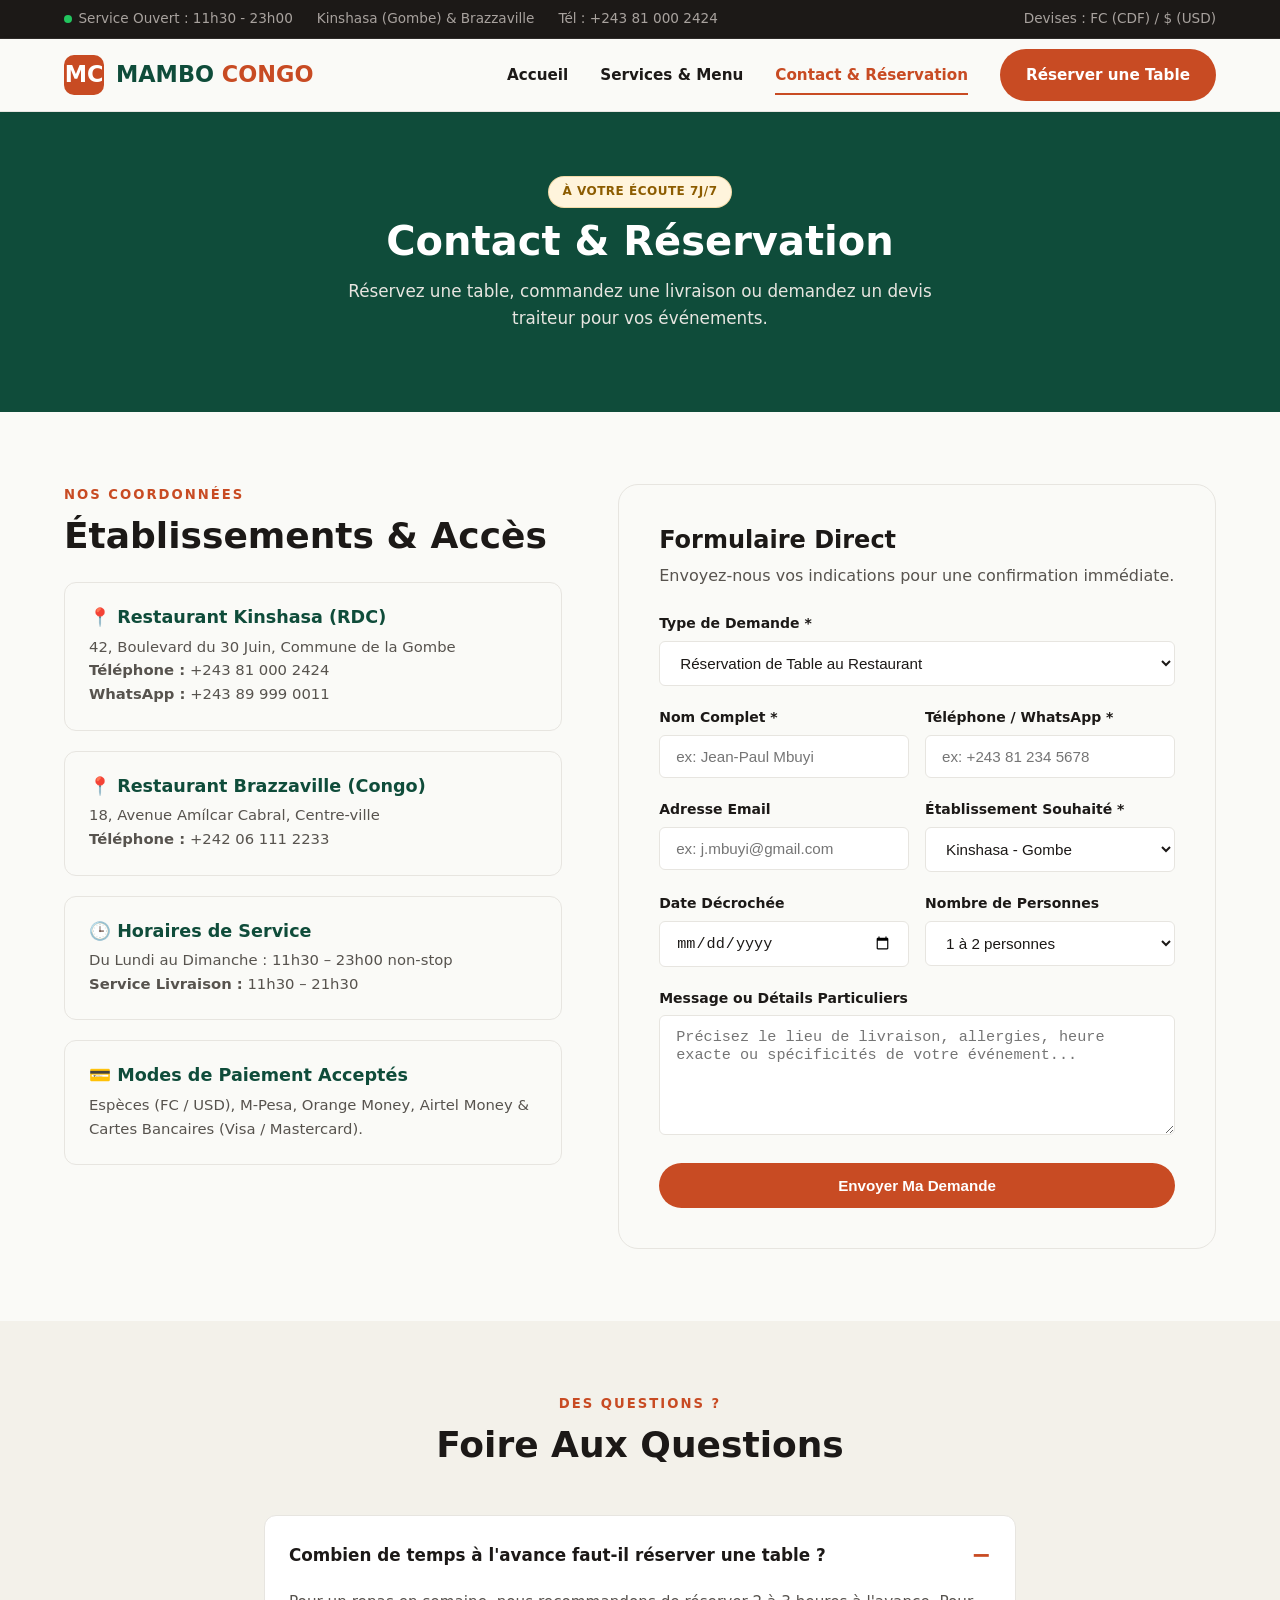
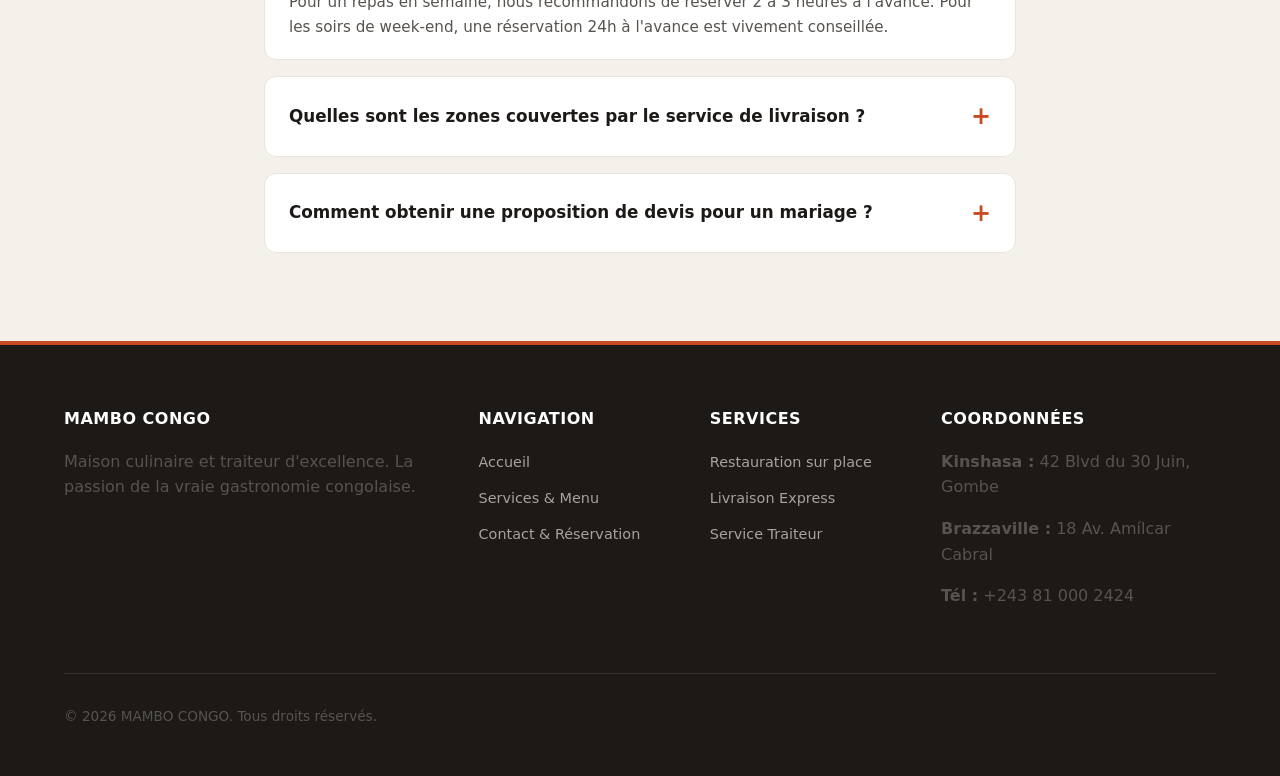
<file: contact.html>
<!DOCTYPE html>
<html lang="fr">
<head>
  <meta charset="UTF-8">
  <meta name="viewport" content="width=device-width, initial-scale=1.0">
  <title>Contact & Réservation | MAMBO CONGO</title>
  <meta name="description" content="Prenez contact avec MAMBO CONGO pour réserver une table ou solliciter un devis gratuit pour vos réceptions à Kinshasa et Brazzaville.">
  <link rel="stylesheet" href="style.css">
</head>
<body>

  <!-- BARRE SUPÉRIEURE -->
  <aside class="top-bar">
    <div class="container top-bar-flex">
      <ul class="top-bar-list">
        <li class="top-bar-item"><span class="dot-online"></span> Service Ouvert : 11h30 - 23h00</li>
        <li class="top-bar-item">Kinshasa (Gombe) &amp; Brazzaville</li>
        <li class="top-bar-item">Tél : +243 81 000 2424</li>
      </ul>
      <div>
        <span>Devises : FC (CDF) / $ (USD)</span>
      </div>
    </div>
  </aside>

  <!-- EN-TÊTE ET NAVIGATION -->
  <header class="header">
    <div class="container nav-container">
      <a href="index.html" class="logo">
        <div class="logo-box">MC</div>
        <div>MAMBO <span>CONGO</span></div>
      </a>

      <input type="checkbox" id="menu-toggle" class="menu-toggle">
      <label for="menu-toggle" class="menu-btn" aria-label="Menu Mobile">
        <span></span>
        <span></span>
        <span></span>
      </label>

      <nav class="nav-menu">
        <a href="index.html" class="nav-link">Accueil</a>
        <a href="services.html" class="nav-link">Services &amp; Menu</a>
        <a href="contact.html" class="nav-link active">Contact &amp; Réservation</a>
        <a href="contact.html" class="btn btn-primary">Réserver une Table</a>
      </nav>
    </div>
  </header>

  <main>
    <!-- BANNIÈRE DE PAGE -->
    <section class="page-banner">
      <div class="container">
        <span class="badge badge-accent">À Votre Écoute 7j/7</span>
        <h1>Contact &amp; Réservation</h1>
        <p>Réservez une table, commandez une livraison ou demandez un devis traiteur pour vos événements.</p>
      </div>
    </section>

    <!-- SECTION CONTACT -->
    <section class="section">
      <div class="container">
        <div class="contact-grid">

          <!-- COLONNE INFORMATIONS -->
          <div>
            <span class="subtitle">Nos Coordonnées</span>
            <h2 class="title mb-3">Établissements &amp; Accès</h2>

            <!-- Card Kinshasa -->
            <article class="info-card">
              <h4>📍 Restaurant Kinshasa (RDC)</h4>
              <p>42, Boulevard du 30 Juin, Commune de la Gombe</p>
              <p><strong>Téléphone :</strong> +243 81 000 2424</p>
              <p><strong>WhatsApp :</strong> +243 89 999 0011</p>
            </article>

            <!-- Card Brazzaville -->
            <article class="info-card">
              <h4>📍 Restaurant Brazzaville (Congo)</h4>
              <p>18, Avenue Amílcar Cabral, Centre-ville</p>
              <p><strong>Téléphone :</strong> +242 06 111 2233</p>
            </article>

            <!-- Card Horaires -->
            <article class="info-card">
              <h4>🕒 Horaires de Service</h4>
              <p>Du Lundi au Dimanche : 11h30 – 23h00 non-stop</p>
              <p><strong>Service Livraison :</strong> 11h30 – 21h30</p>
            </article>

            <!-- Card Paiements -->
            <article class="info-card">
              <h4>💳 Modes de Paiement Acceptés</h4>
              <p>Espèces (FC / USD), M-Pesa, Orange Money, Airtel Money &amp; Cartes Bancaires (Visa / Mastercard).</p>
            </article>
          </div>

          <!-- COLONNE FORMULAIRE SÉMANTIQUE HTML5 -->
          <div class="form-box">
            <h3 class="form-title">Formulaire Direct</h3>
            <p class="mb-3">Envoyez-nous vos indications pour une confirmation immédiate.</p>

            <form action="#" method="POST">
              <div class="form-group">
                <label for="demande_type" class="form-label">Type de Demande *</label>
                <select id="demande_type" name="demande_type" class="form-control" required>
                  <option value="table">Réservation de Table au Restaurant</option>
                  <option value="traiteur">Demande de Devis Traiteur (Mariage / Fête)</option>
                  <option value="livraison">Commande de Livraison à Domicile</option>
                  <option value="autre">Information Générale</option>
                </select>
              </div>

              <div class="form-row">
                <div class="form-group">
                  <label for="nom" class="form-label">Nom Complet *</label>
                  <input type="text" id="nom" name="nom" class="form-control" placeholder="ex: Jean-Paul Mbuyi" required>
                </div>

                <div class="form-group">
                  <label for="telephone" class="form-label">Téléphone / WhatsApp *</label>
                  <input type="tel" id="telephone" name="telephone" class="form-control" placeholder="ex: +243 81 234 5678" required>
                </div>
              </div>

              <div class="form-row">
                <div class="form-group">
                  <label for="email" class="form-label">Adresse Email</label>
                  <input type="email" id="email" name="email" class="form-control" placeholder="ex: j.mbuyi@gmail.com">
                </div>

                <div class="form-group">
                  <label for="ville" class="form-label">Établissement Souhaité *</label>
                  <select id="ville" name="ville" class="form-control" required>
                    <option value="kinshasa">Kinshasa - Gombe</option>
                    <option value="brazzaville">Brazzaville - Centre-Ville</option>
                  </select>
                </div>
              </div>

              <div class="form-row">
                <div class="form-group">
                  <label for="date_reservation" class="form-label">Date Décrochée</label>
                  <input type="date" id="date_reservation" name="date_reservation" class="form-control">
                </div>

                <div class="form-group">
                  <label for="nb_personnes" class="form-label">Nombre de Personnes</label>
                  <select id="nb_personnes" name="nb_personnes" class="form-control">
                    <option value="1-2">1 à 2 personnes</option>
                    <option value="3-5">3 à 5 personnes</option>
                    <option value="6-10">6 à 10 personnes</option>
                    <option value="groupe">Groupe (+10 personnes)</option>
                  </select>
                </div>
              </div>

              <div class="form-group">
                <label for="message" class="form-label">Message ou Détails Particuliers</label>
                <textarea id="message" name="message" class="form-control" placeholder="Précisez le lieu de livraison, allergies, heure exacte ou spécificités de votre événement..."></textarea>
              </div>

              <button type="submit" class="btn btn-primary btn-full">Envoyer Ma Demande</button>
            </form>
          </div>

        </div>
      </div>
    </section>

    <!-- ACCORDION FAQ PURE HTML5 (<details>/<summary>) -->
    <section class="section bg-alt">
      <div class="container container-narrow">
        <div class="section-header">
          <span class="subtitle">Des Questions ?</span>
          <h2 class="title">Foire Aux Questions</h2>
        </div>

        <details class="faq-item" open>
          <summary class="faq-question">Combien de temps à l'avance faut-il réserver une table ?</summary>
          <p>Pour un repas en semaine, nous recommandons de réserver 2 à 3 heures à l'avance. Pour les soirs de week-end, une réservation 24h à l'avance est vivement conseillée.</p>
        </details>

        <details class="faq-item">
          <summary class="faq-question">Quelles sont les zones couvertes par le service de livraison ?</summary>
          <p>À Kinshasa : Gombe, Ngaliema, Kintambo, Lingwala et Barumbu. À Brazzaville : Centre-ville, Poto-Poto, Bacongo et Moungali.</p>
        </details>

        <details class="faq-item">
          <summary class="faq-question">Comment obtenir une proposition de devis pour un mariage ?</summary>
          <p>Il vous suffit d'indiquer "Demande de Devis Traiteur" dans le formulaire ci-dessus. Notre équipe événementielle vous contactera sous 24h ouvrées.</p>
        </details>
      </div>
    </section>
  </main>

  <!-- FOOTER -->
  <footer class="footer">
    <div class="container">
      <div class="footer-grid">
        <div>
          <h3 class="footer-title">MAMBO CONGO</h3>
          <p>Maison culinaire et traiteur d'excellence. La passion de la vraie gastronomie congolaise.</p>
        </div>
        <div>
          <h4 class="footer-title">Navigation</h4>
          <ul class="footer-links">
            <li><a href="index.html">Accueil</a></li>
            <li><a href="services.html">Services &amp; Menu</a></li>
            <li><a href="contact.html">Contact &amp; Réservation</a></li>
          </ul>
        </div>
        <div>
          <h4 class="footer-title">Services</h4>
          <ul class="footer-links">
            <li><a href="services.html">Restauration sur place</a></li>
            <li><a href="services.html">Livraison Express</a></li>
            <li><a href="services.html">Service Traiteur</a></li>
          </ul>
        </div>
        <div>
          <h4 class="footer-title">Coordonnées</h4>
          <p><strong>Kinshasa :</strong> 42 Blvd du 30 Juin, Gombe</p>
          <p><strong>Brazzaville :</strong> 18 Av. Amílcar Cabral</p>
          <p><strong>Tél :</strong> +243 81 000 2424</p>
        </div>
      </div>

      <div class="footer-bottom">
        <p>&copy; 2026 MAMBO CONGO. Tous droits réservés.</p>
  
      </div>
    </div>
  </footer>

</body>
</html>
</file>
<file: style.css>
/* ==========================================================================
   MAMBO CONGO - Style Sheet
   Projet HTML5 & CSS3 Pur (Sans Framework, Sans JavaScript)
   Akieni Academy - Phase 2 (HTML, CSS & Git)
   ========================================================================== */

/* --------------------------------------------------------------------------
   1. VARIABLES & PALETTE DE COULEURS
   -------------------------------------------------------------------------- */
:root {
  /* Charte Graphique */
  --primary-color: #C84B23;       /* Terre de Sienne / Ocre Congolais */
  --primary-hover: #A93B18;
  --secondary-color: #0F4C3A;     /* Vert Émeraude Profond */
  --secondary-light: #16644D;
  --accent-color: #D89B2B;        /* Or Solaire */
  --accent-light: #FFF4DC;
  
  /* Couleurs Neutres */
  --text-dark: #1C1917;
  --text-muted: #57534E;
  --bg-body: #FAFAF7;
  --bg-card: #FFFFFF;
  --bg-alt: #F3F1EA;
  --border-color: #E7E5E0;
  
  /* Retours Visuels */
  --success-color: #15803D;
  --success-bg: #DCFCE7;

  /* Typographie */
  --font-family: system-ui, -apple-system, BlinkMacSystemFont, 'Segoe UI', Roboto, Helvetica, Arial, sans-serif;
  
  /* Ombres & Bordures */
  --shadow-sm: 0 2px 8px rgba(0, 0, 0, 0.05);
  --shadow-md: 0 6px 18px rgba(0, 0, 0, 0.08);
  --shadow-lg: 0 12px 28px rgba(0, 0, 0, 0.12);
  --radius-sm: 6px;
  --radius-md: 12px;
  --radius-lg: 20px;
  --radius-full: 9999px;

  --transition: all 0.3s ease;
}

/* --------------------------------------------------------------------------
   2. RÉINITIALISATION & STYLES DE BASE
   -------------------------------------------------------------------------- */
*, *::before, *::after {
  box-sizing: border-box;
  margin: 0;
  padding: 0;
}

html {
  scroll-behavior: smooth;
  font-size: 16px;
}

body {
  font-family: var(--font-family);
  background-color: var(--bg-body);
  color: var(--text-dark);
  line-height: 1.6;
  -webkit-font-smoothing: antialiased;
}

h1, h2, h3, h4, h5 {
  color: var(--text-dark);
  line-height: 1.25;
  font-weight: 700;
}

p {
  color: var(--text-muted);
  margin-bottom: 1rem;
}

a {
  color: inherit;
  text-decoration: none;
  transition: var(--transition);
}

img {
  max-width: 100%;
  height: auto;
  display: block;
}

ul {
  list-style: none;
}

/* --------------------------------------------------------------------------
   3. CLASSES UTILITAIRES & LAYOUT
   -------------------------------------------------------------------------- */
.container {
  width: 100%;
  max-width: 1200px;
  margin-left: auto;
  margin-right: auto;
  padding-left: 1.5rem;
  padding-right: 1.5rem;
}

.section {
  padding-top: 4.5rem;
  padding-bottom: 4.5rem;
}

.bg-white {
  background-color: var(--bg-card);
}

.bg-alt {
  background-color: var(--bg-alt);
}

.text-center {
  text-align: center;
}

/* Utilities Espacements & Formats */
.mt-1 { margin-top: 0.5rem; }
.mt-2 { margin-top: 1rem; }
.mt-3 { margin-top: 1.5rem; }
.mt-4 { margin-top: 2rem; }
.mt-5 { margin-top: 3rem; }

.mb-1 { margin-bottom: 0.5rem; }
.mb-2 { margin-bottom: 1rem; }
.mb-3 { margin-bottom: 1.5rem; }
.mb-4 { margin-bottom: 2rem; }
.mb-5 { margin-bottom: 3rem; }

.max-width-650 {
  max-width: 650px;
  margin-left: auto;
  margin-right: auto;
}

.img-rounded {
  border-radius: var(--radius-md);
}

.btn-full {
  width: 100%;
}

.container-narrow {
  max-width: 800px;
}

.section-header {
  text-align: center;
  max-width: 650px;
  margin-left: auto;
  margin-right: auto;
  margin-bottom: 3rem;
}

.subtitle {
  color: var(--primary-color);
  font-weight: 700;
  text-transform: uppercase;
  font-size: 0.825rem;
  letter-spacing: 2px;
  display: block;
  margin-bottom: 0.5rem;
}

.title {
  font-size: 2.25rem;
  color: var(--text-dark);
}

.grid-2 {
  display: grid;
  grid-template-columns: repeat(2, 1fr);
  gap: 2.5rem;
  align-items: center;
}

.grid-3 {
  display: grid;
  grid-template-columns: repeat(3, 1fr);
  gap: 2rem;
}

.grid-4 {
  display: grid;
  grid-template-columns: repeat(4, 1fr);
  gap: 1.5rem;
}


/* --------------------------------------------------------------------------
   4. BOUTONS & BADGES
   -------------------------------------------------------------------------- */
.btn {
  display: inline-flex;
  align-items: center;
  justify-content: center;
  padding: 0.75rem 1.5rem;
  border-radius: var(--radius-full);
  font-weight: 600;
  font-size: 0.95rem;
  cursor: pointer;
  border: 2px solid transparent;
  transition: var(--transition);
  text-align: center;
}

.btn-primary {
  background-color: var(--primary-color);
  color: #FFFFFF;
}

.btn-primary:hover {
  background-color: var(--primary-hover);
  transform: translateY(-2px);
  box-shadow: var(--shadow-md);
}

.btn-secondary {
  background-color: var(--secondary-color);
  color: #FFFFFF;
}

.btn-secondary:hover {
  background-color: var(--secondary-light);
  transform: translateY(-2px);
}

.btn-outline {
  border-color: var(--primary-color);
  color: var(--primary-color);
  background-color: transparent;
}

.btn-outline:hover {
  background-color: var(--primary-color);
  color: #FFFFFF;
}

.badge {
  display: inline-block;
  padding: 0.35rem 0.85rem;
  border-radius: var(--radius-full);
  font-size: 0.75rem;
  font-weight: 700;
  text-transform: uppercase;
  letter-spacing: 0.5px;
}

.badge-accent {
  background-color: var(--accent-light);
  color: #8C5C00;
  border: 1px solid rgba(216, 155, 43, 0.3);
}

.badge-primary {
  background-color: var(--primary-color);
  color: #FFFFFF;
}

.badge-dark {
  background-color: rgba(28, 25, 23, 0.85);
  color: #FFFFFF;
}

/* --------------------------------------------------------------------------
   5. BARRE SUPÉRIEURE ET NAVIGATION (MENU CSS PUR SANS JS)
   -------------------------------------------------------------------------- */
.top-bar {
  background-color: var(--text-dark);
  color: #A8A29E;
  font-size: 0.85rem;
  padding: 0.5rem 0;
  border-bottom: 1px solid rgba(255, 255, 255, 0.08);
}

.top-bar-flex {
  display: flex;
  justify-content: space-between;
  align-items: center;
}

.top-bar-list {
  display: flex;
  gap: 1.5rem;
}

.top-bar-item {
  display: flex;
  align-items: center;
  gap: 0.4rem;
}

.dot-online {
  width: 8px;
  height: 8px;
  background-color: #22C55E;
  border-radius: 50%;
  display: inline-block;
}

.header {
  position: sticky;
  top: 0;
  z-index: 100;
  background-color: rgba(250, 250, 247, 0.95);
  backdrop-filter: blur(8px);
  border-bottom: 1px solid var(--border-color);
  box-shadow: var(--shadow-sm);
}

.nav-container {
  display: flex;
  justify-content: space-between;
  align-items: center;
  height: 72px;
}

/* Logo */
.logo {
  display: flex;
  align-items: center;
  gap: 0.75rem;
  font-size: 1.4rem;
  font-weight: 800;
  color: var(--secondary-color);
}

.logo-box {
  width: 40px;
  height: 40px;
  background-color: var(--primary-color);
  color: #FFFFFF;
  border-radius: 10px;
  display: flex;
  align-items: center;
  justify-content: center;
  font-weight: 900;
}

.logo span {
  color: var(--primary-color);
}

/* Menu Burger Hamburger 100% CSS (Checkbox Hack) */
.menu-toggle {
  display: none;
}

.menu-btn {
  display: none;
  flex-direction: column;
  gap: 5px;
  cursor: pointer;
  padding: 0.5rem;
}

.menu-btn span {
  width: 25px;
  height: 3px;
  background-color: var(--text-dark);
  border-radius: 3px;
  transition: var(--transition);
}

.nav-menu {
  display: flex;
  align-items: center;
  gap: 2rem;
}

.nav-link {
  font-weight: 600;
  color: var(--text-dark);
  font-size: 0.95rem;
  padding: 0.5rem 0;
  position: relative;
}

.nav-link:hover, .nav-link.active {
  color: var(--primary-color);
}

.nav-link.active::after {
  content: '';
  position: absolute;
  bottom: 0;
  left: 0;
  width: 100%;
  height: 2px;
  background-color: var(--primary-color);
}

/* --------------------------------------------------------------------------
   6. HERO SECTION
   -------------------------------------------------------------------------- */
.hero {
  padding: 4rem 0 5rem 0;
  background: linear-gradient(135deg, #FAFAF7 0%, #F1EDE2 100%);
  border-bottom: 1px solid var(--border-color);
}

.hero-title {
  font-size: 3.1rem;
  margin-top: 1rem;
  margin-bottom: 1.25rem;
  letter-spacing: -0.5px;
}

.hero-title span {
  color: var(--primary-color);
}

.hero-text {
  font-size: 1.15rem;
  margin-bottom: 2rem;
  max-width: 540px;
}

.hero-buttons {
  display: flex;
  gap: 1rem;
  margin-bottom: 2rem;
}

.hero-features {
  display: flex;
  gap: 1.5rem;
  padding-top: 1.5rem;
  border-top: 1px solid var(--border-color);
}

.feature-item {
  font-weight: 600;
  font-size: 0.9rem;
  color: var(--secondary-color);
}

.hero-image-box {
  position: relative;
}

.hero-img {
  width: 100%;
  height: 440px;
  object-fit: cover;
  border-radius: var(--radius-lg);
  box-shadow: var(--shadow-lg);
  border: 4px solid var(--bg-card);
}

.hero-floating-card {
  position: absolute;
  bottom: -20px;
  left: -20px;
  background-color: var(--bg-card);
  padding: 1rem 1.25rem;
  border-radius: var(--radius-md);
  box-shadow: var(--shadow-md);
  border: 1px solid var(--border-color);
}

.hero-floating-card h4 {
  font-size: 0.95rem;
  color: var(--secondary-color);
}

.hero-floating-card p {
  font-size: 0.8rem;
  margin-bottom: 0;
}

/* --------------------------------------------------------------------------
   7. PAGE BANNER (SERVICES & CONTACT)
   -------------------------------------------------------------------------- */
.page-banner {
  background-color: var(--secondary-color);
  color: #FFFFFF;
  padding: 4rem 0;
  text-align: center;
}

.page-banner h1 {
  color: #FFFFFF;
  font-size: 2.5rem;
  margin-top: 0.5rem;
  margin-bottom: 0.75rem;
}

.page-banner p {
  color: #E7E5E0;
  max-width: 600px;
  margin-left: auto;
  margin-right: auto;
  font-size: 1.05rem;
}


/* --------------------------------------------------------------------------
   8. CARDS COMPONENT (SERVICES & PRODUITS)
   -------------------------------------------------------------------------- */
.card {
  background-color: var(--bg-card);
  border-radius: var(--radius-md);
  overflow: hidden;
  border: 1px solid var(--border-color);
  box-shadow: var(--shadow-sm);
  transition: var(--transition);
  display: flex;
  flex-direction: column;
}

.card:hover {
  transform: translateY(-5px);
  box-shadow: var(--shadow-md);
  border-color: rgba(200, 75, 35, 0.3);
}

.card-img-wrap {
  position: relative;
  height: 220px;
}

.card-img {
  width: 100%;
  height: 100%;
  object-fit: cover;
}

.card-badge {
  position: absolute;
  top: 1rem;
  left: 1rem;
}

.card-price {
  position: absolute;
  bottom: 1rem;
  right: 1rem;
  background-color: var(--bg-card);
  color: var(--primary-color);
  font-weight: 800;
  font-size: 1.1rem;
  padding: 0.35rem 0.8rem;
  border-radius: var(--radius-sm);
  box-shadow: var(--shadow-sm);
}

.card-content {
  padding: 1.5rem;
  display: flex;
  flex-direction: column;
  flex-grow: 1;
}

.card-title {
  font-size: 1.25rem;
  margin-bottom: 0.5rem;
}

.card-text {
  font-size: 0.92rem;
  color: var(--text-muted);
  margin-bottom: 1.25rem;
  flex-grow: 1;
}

.card-footer {
  display: flex;
  align-items: center;
  justify-content: space-between;
  padding-top: 1rem;
  border-top: 1px solid var(--border-color);
}

.meta-info {
  font-size: 0.825rem;
  font-weight: 600;
  color: var(--text-muted);
}

/* --------------------------------------------------------------------------
   9. STATISTIQUES & ABOUT
   -------------------------------------------------------------------------- */
.about-checklist {
  margin: 1.5rem 0 2rem 0;
}

.about-checklist li {
  margin-bottom: 0.85rem;
  font-size: 0.95rem;
  color: var(--text-muted);
  position: relative;
  padding-left: 1.75rem;
}

.about-checklist li::before {
  content: "✓";
  position: absolute;
  left: 0;
  color: var(--secondary-color);
  font-weight: bold;
}

.stat-box {
  background-color: var(--bg-body);
  padding: 1.5rem;
  border-radius: var(--radius-md);
  border: 1px solid var(--border-color);
  text-align: center;
}

.stat-number {
  font-size: 2.25rem;
  font-weight: 800;
  color: var(--primary-color);
  display: block;
}

.stat-label {
  font-size: 0.85rem;
  font-weight: 600;
  color: var(--text-muted);
}
/* --------------------------------------------------------------------------
   10. PAGE CONTACT & FORMULAIRE
   -------------------------------------------------------------------------- */
.contact-grid {
  display: grid;
  grid-template-columns: 1fr 1.2fr;
  gap: 3.5rem;
}

.info-card {
  background-color: var(--bg-body);
  padding: 1.5rem;
  border-radius: var(--radius-md);
  border: 1px solid var(--border-color);
  margin-bottom: 1.25rem;
}

.info-card h4 {
  font-size: 1.1rem;
  margin-bottom: 0.35rem;
  color: var(--secondary-color);
}

.info-card p {
  font-size: 0.925rem;
  margin-bottom: 0;
}

.form-box {
  background-color: var(--bg-body);
  padding: 2.5rem;
  border-radius: var(--radius-lg);
  border: 1px solid var(--border-color);
}

.form-title {
  font-size: 1.5rem;
  margin-bottom: 0.5rem;
}

.form-group {
  margin-bottom: 1.25rem;
}

.form-row {
  display: grid;
  grid-template-columns: 1fr 1fr;
  gap: 1rem;
}

.form-label {
  display: block;
  font-weight: 600;
  font-size: 0.875rem;
  margin-bottom: 0.4rem;
  color: var(--text-dark);
}

.form-control {
  width: 100%;
  padding: 0.75rem 1rem;
  border: 1.5px solid var(--border-color);
  border-radius: var(--radius-sm);
  background-color: var(--bg-card);
  color: var(--text-dark);
  font-size: 0.95rem;
}

.form-control:focus {
  outline: none;
  border-color: var(--primary-color);
}

textarea.form-control {
  resize: vertical;
  min-height: 120px;
}


/* --------------------------------------------------------------------------
   11. ACCORDION FAQ PURE HTML (<details> / <summary>)
   -------------------------------------------------------------------------- */
details.faq-item {
  background-color: var(--bg-card);
  border: 1px solid var(--border-color);
  border-radius: var(--radius-md);
  margin-bottom: 1rem;
  padding: 1.25rem 1.5rem;
  cursor: pointer;
}

summary.faq-question {
  font-weight: 700;
  font-size: 1.05rem;
  color: var(--text-dark);
  outline: none;
  list-style: none;
  display: flex;
  justify-content: space-between;
  align-items: center;
}

summary.faq-question::-webkit-details-marker {
  display: none;
}

summary.faq-question::after {
  content: "+";
  font-size: 1.5rem;
  color: var(--primary-color);
  font-weight: bold;
}

details[open] summary.faq-question::after {
  content: "−";
}

details.faq-item p {
  margin-top: 1rem;
  margin-bottom: 0;
  color: var(--text-muted);
  font-size: 0.95rem;
}


/* --------------------------------------------------------------------------
   12. FOOTER
   -------------------------------------------------------------------------- */
.footer {
  background-color: var(--text-dark);
  color: #A8A29E;
  padding-top: 4rem;
  padding-bottom: 2rem;
  border-top: 4px solid var(--primary-color);
}

.footer-grid {
  display: grid;
  grid-template-columns: 2fr 1fr 1fr 1.5fr;
  gap: 3rem;
  margin-bottom: 3rem;
}

.footer-title {
  color: #FFFFFF;
  font-size: 1rem;
  margin-bottom: 1.25rem;
  text-transform: uppercase;
  letter-spacing: 0.5px;
}

.footer-links li {
  margin-bottom: 0.65rem;
}

.footer-links a {
  color: #A8A29E;
  font-size: 0.9rem;
}

.footer-links a:hover {
  color: var(--accent-color);
}

.footer-bottom {
  padding-top: 2rem;
  border-top: 1px solid rgba(255, 255, 255, 0.1);
  display: flex;
  justify-content: space-between;
  align-items: center;
  font-size: 0.85rem;
}

.footer-badge {
  background: rgba(216, 155, 43, 0.15);
  color: var(--accent-color);
  padding: 0.3rem 0.8rem;
  border-radius: var(--radius-full);
  font-weight: 600;
  border: 1px solid rgba(216, 155, 43, 0.3);
}

/* --------------------------------------------------------------------------
   13. MEDIA QUERIES (RESPONSIVE DESIGN 2 BREAKPOINTS)
   -------------------------------------------------------------------------- */

/* Breakpoint 1 : Tablette (< 992px) */
@media (max-width: 992px) {
  .grid-2, .grid-3, .grid-4,
  .contact-grid,
  .footer-grid {
    grid-template-columns: 1fr;
    gap: 2rem;
  }

  .hero-title {
    font-size: 2.4rem;
  }

  .footer-grid {
    grid-template-columns: 1fr 1fr;
  }
}

/* Breakpoint 2 : Mobile (< 768px) */
@media (max-width: 768px) {
  .top-bar-list {
    flex-direction: column;
    gap: 0.25rem;
  }

  /* Affichage du bouton burger */
  .menu-btn {
    display: flex;
  }

  /* Activation du menu mobile via CSS hack */
  .nav-menu {
    position: fixed;
    top: 72px;
    left: 0;
    width: 100%;
    background-color: var(--bg-card);
    flex-direction: column;
    padding: 2rem 1.5rem;
    gap: 1.25rem;
    border-bottom: 1px solid var(--border-color);
    box-shadow: var(--shadow-md);
    display: none;
  }

  .menu-toggle:checked ~ .nav-menu {
    display: flex;
  }

  .form-row {
    grid-template-columns: 1fr;
  }

  .footer-grid {
    grid-template-columns: 1fr;
  }

  .footer-bottom {
    flex-direction: column;
    gap: 1rem;
    text-align: center;
  }
}
</file>
